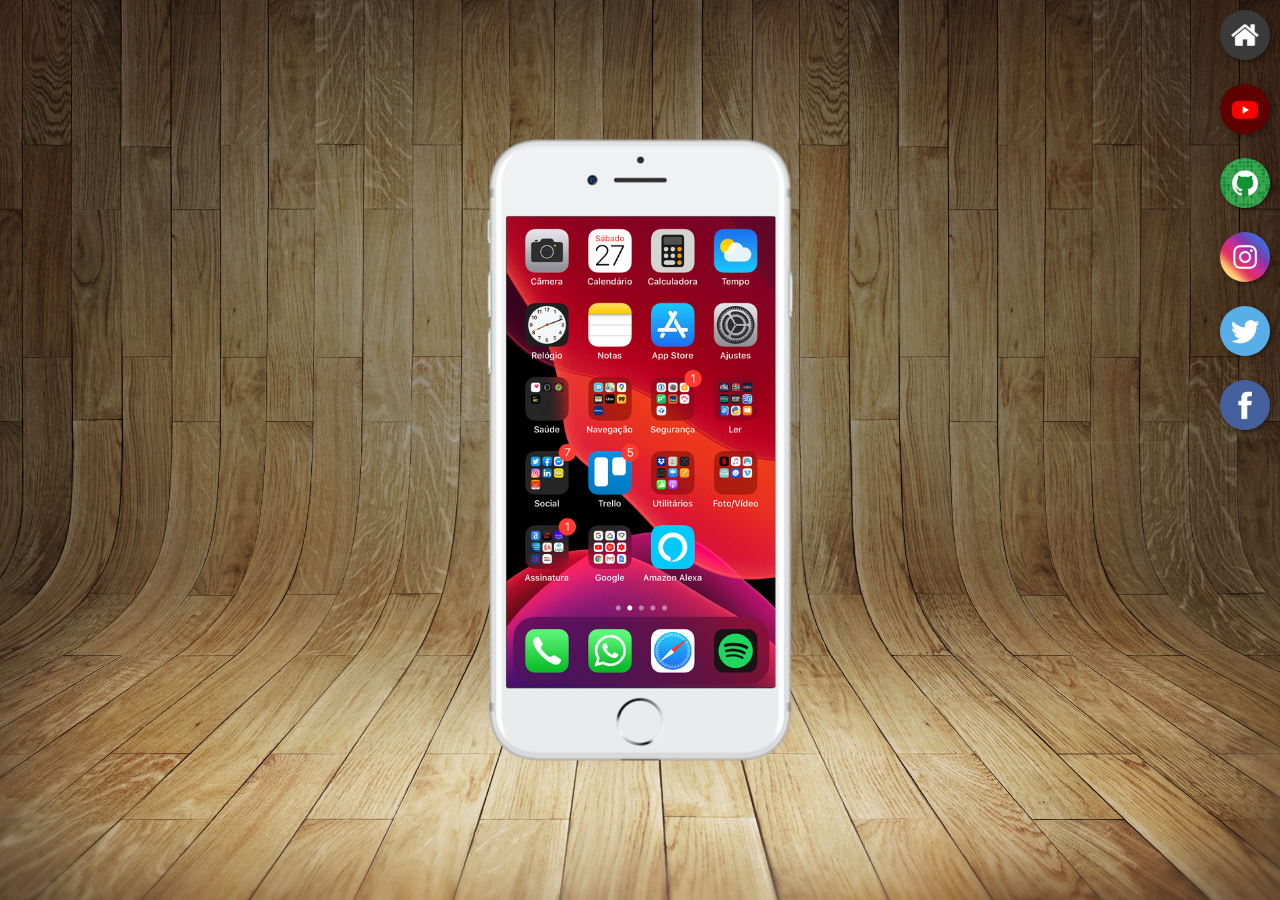
<file: index.html>
<!DOCTYPE html>
<html lang="pt-br">
<head>
    <meta charset="UTF-8">
    <meta name="viewport" content="width=device-width, initial-scale=1.0">
    <title>Projeto Redes Sociais</title>
    <link rel="shortcut icon" href="favicon.ico" type="image/x-icon">
    <link rel="stylesheet" href="estilos/style.css">
</head>
<body>
    <main>
        <section id="telefone">
            <iframe src="home.html"  name="tela" id="tela" frameborder ="0">Seu navegador não é compativel</iframe>
        </section>
        <section id="redes-sociais">
            <a href="home.html" target="tela"><img src="imagens/logo-home.jpg" alt="Home"></a><br>
            <a href="youtube.html" target="tela"><img src="imagens/logo-youtube.jpg" alt="Youtube"></a><br>
            <a href="github.html" target="tela"><img src="imagens/logo-github.jpg" alt="Github"></a><br>
            <a href="instagram.html" target="tela"><img src="imagens/logo-instagram.jpg" alt="Instagram"></a><br>
            <a href="twitter.html" target="tela"><img src="imagens/logo-twitter.jpg" alt="Twitter"></a><br>
            <a href="facebook.html" target="tela"><img src="imagens/logo-facebook.jpg" alt="Facebook"></a>
        </section>
    </main>
    
</body>
</html>
</file>
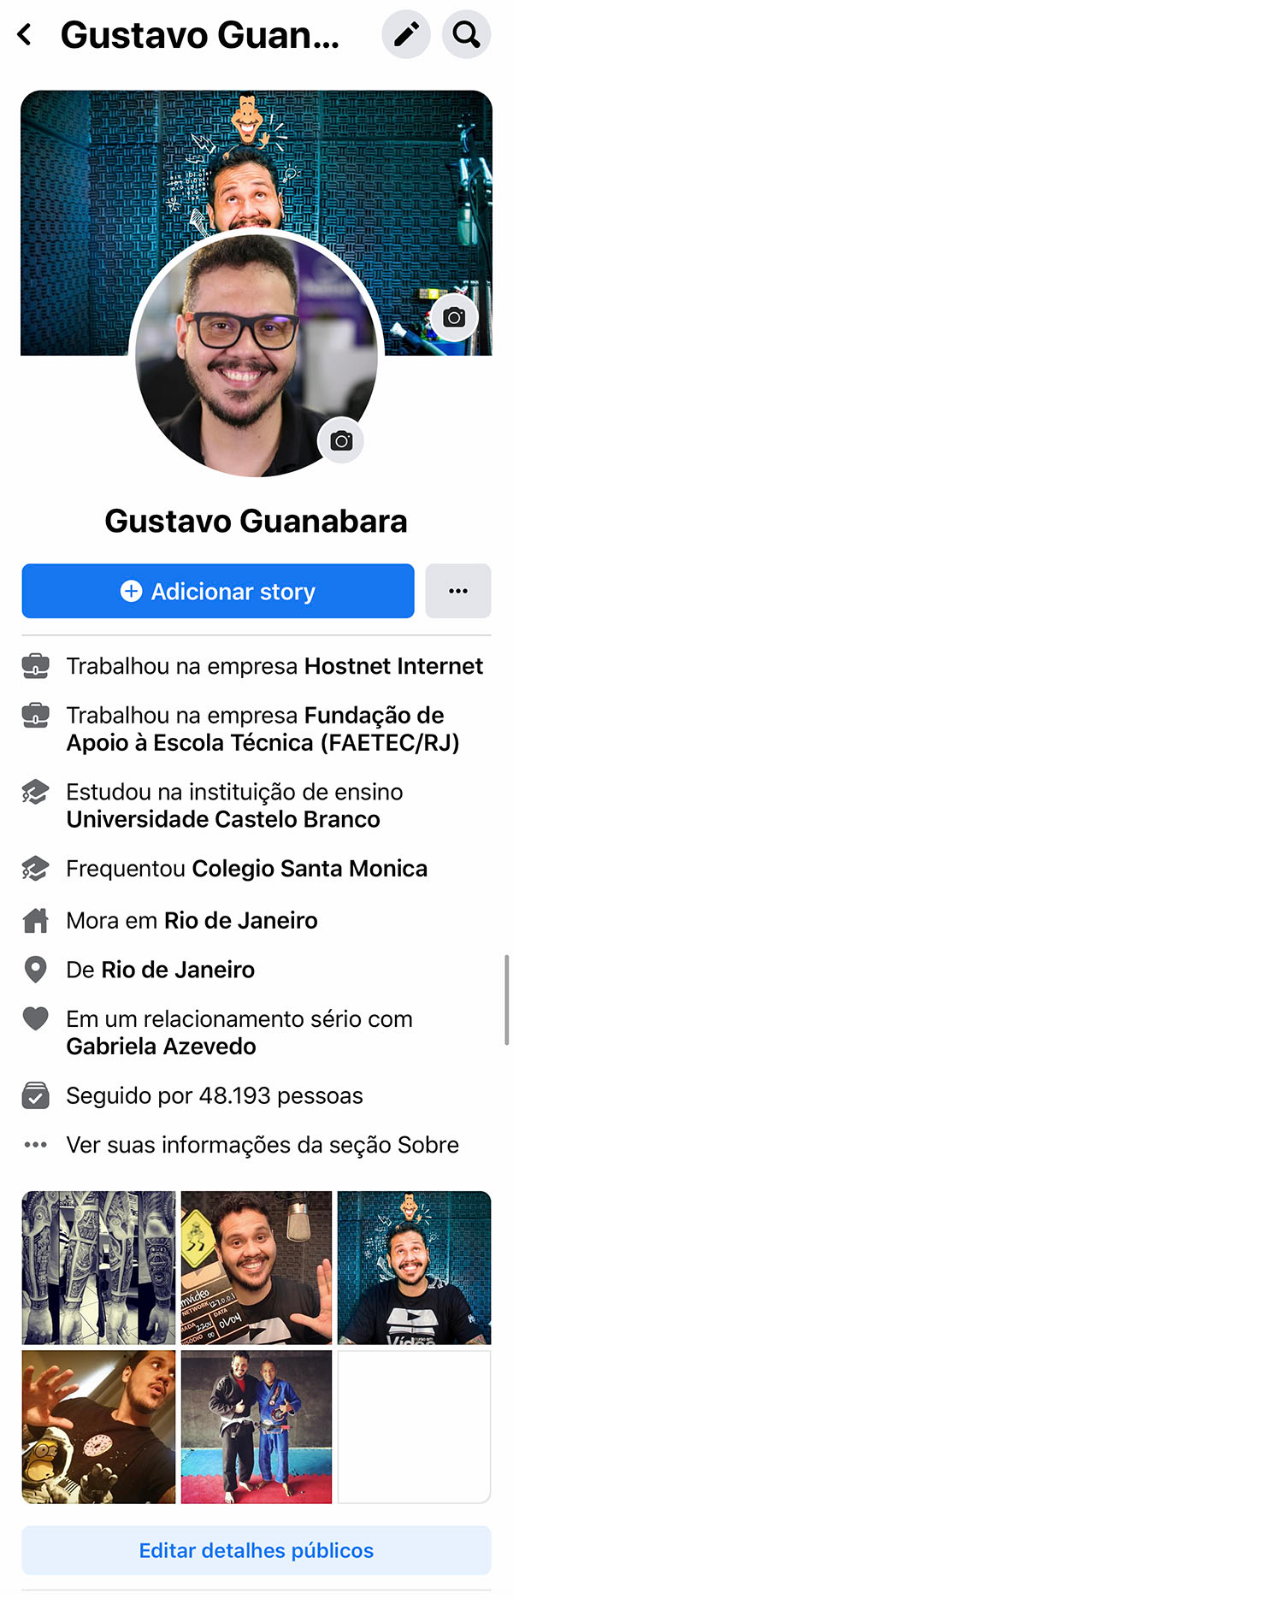
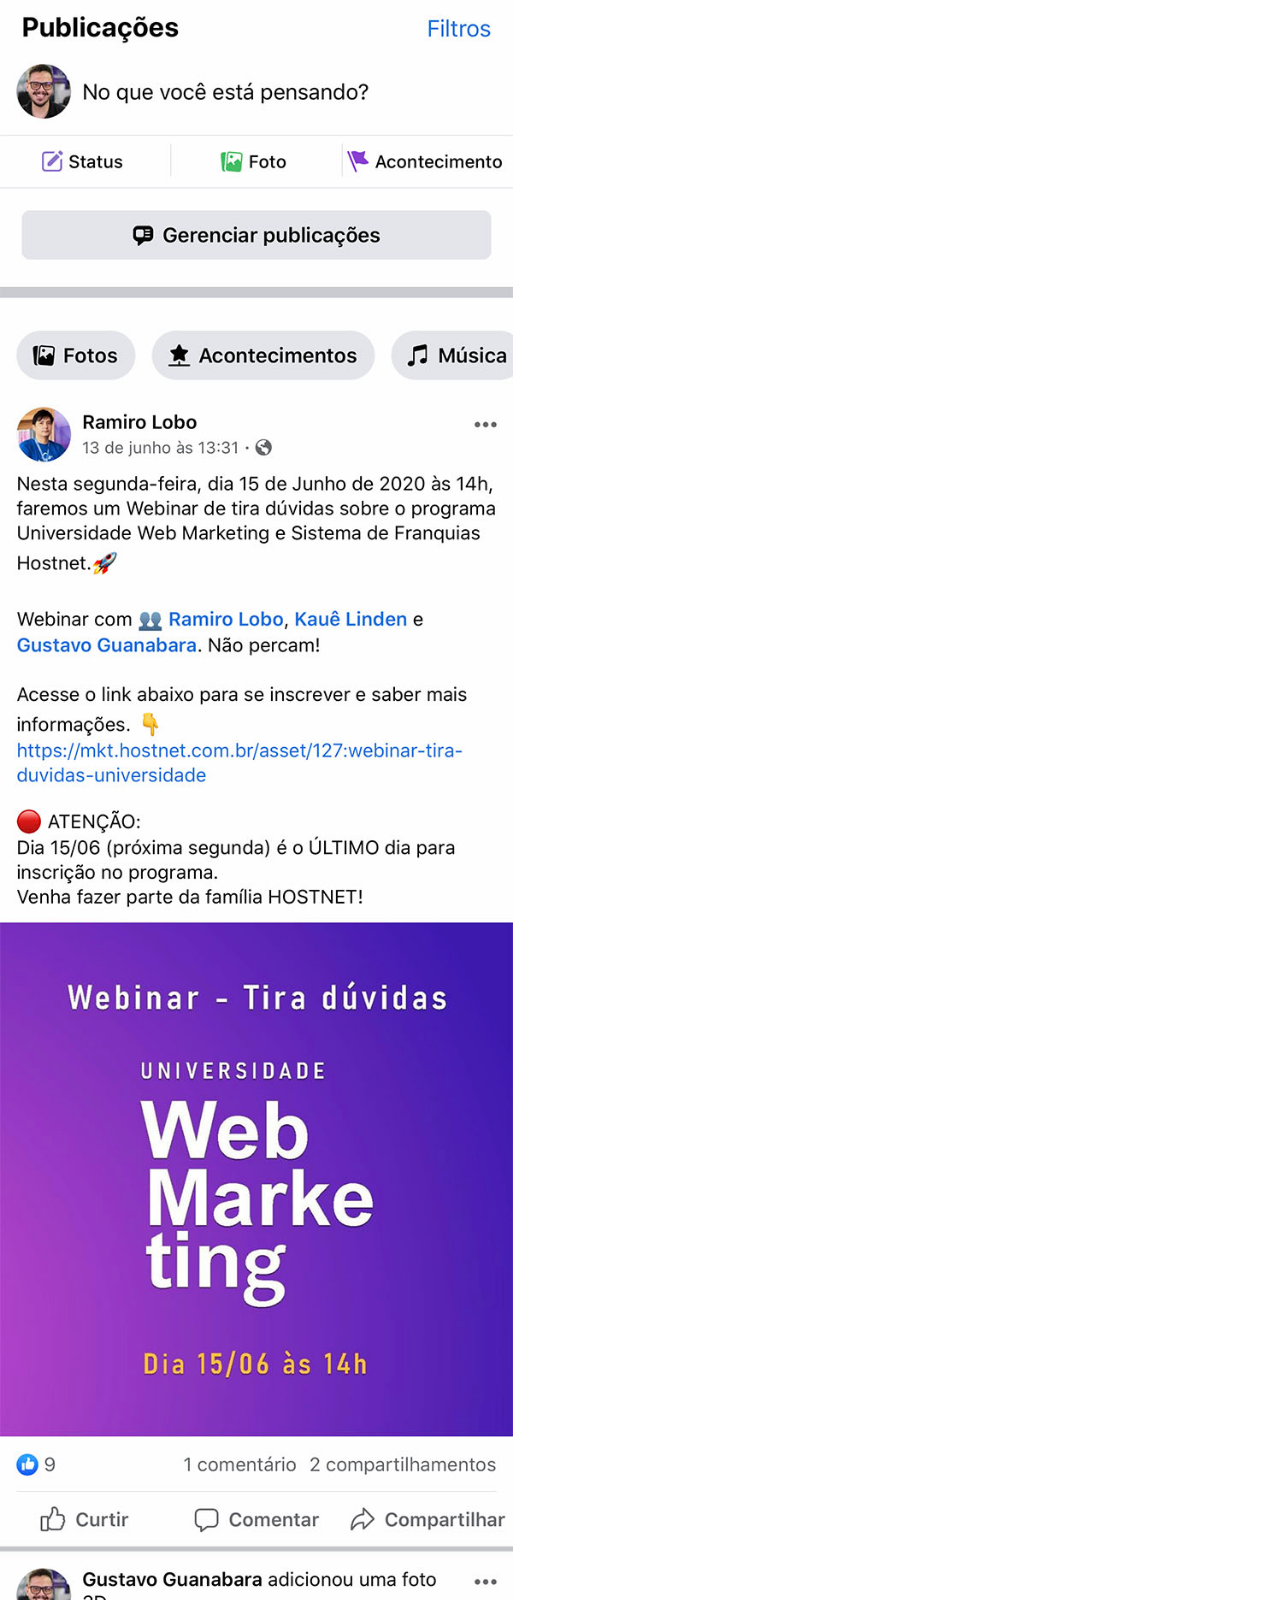
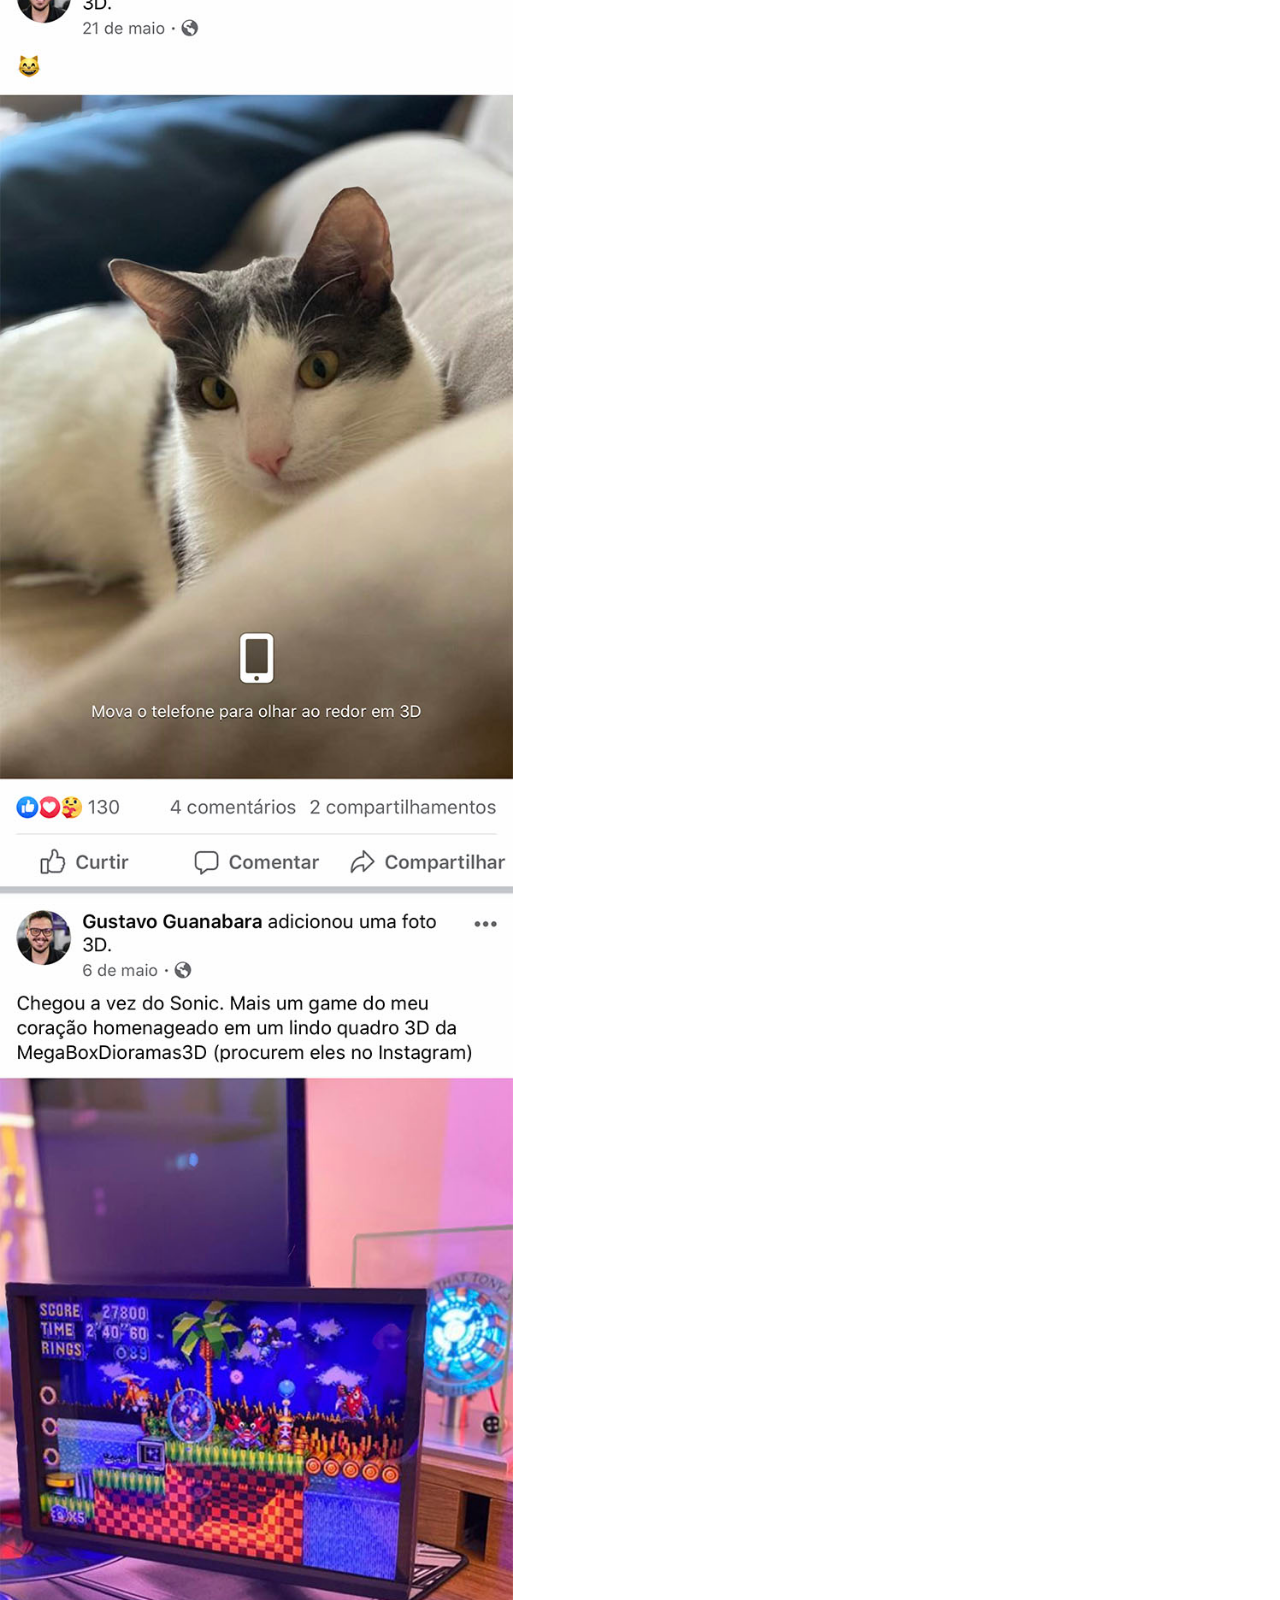
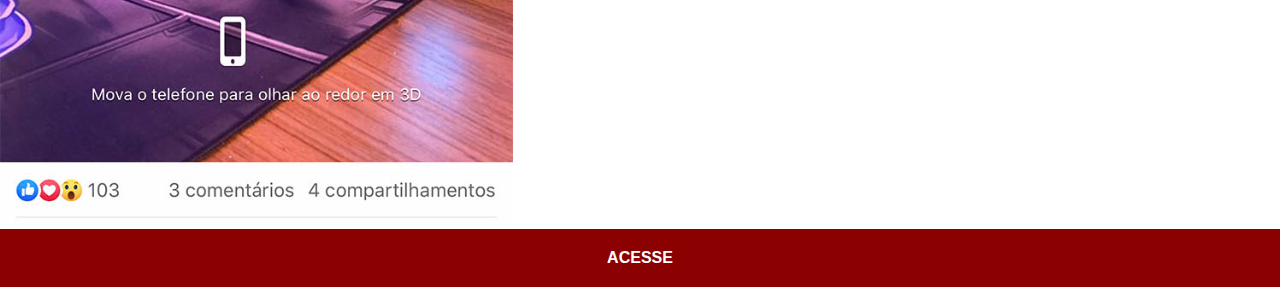
<file: facebook.html>
<!DOCTYPE html>
<html lang="en">
<head>
    <meta charset="UTF-8">
    <meta name="viewport" content="width=device-width, initial-scale=1.0">
    <title>Facebook</title>
    <link rel="stylesheet" href="estilos/social.css">
</head>
<body>
    <img src="imagens/tela-facebook.jpg" alt="facebook">
    <a href="https://www.facebook.com/gustavoguanabara/?locale=pt_BR">ACESSE</a>
</body>
</html>
</file>
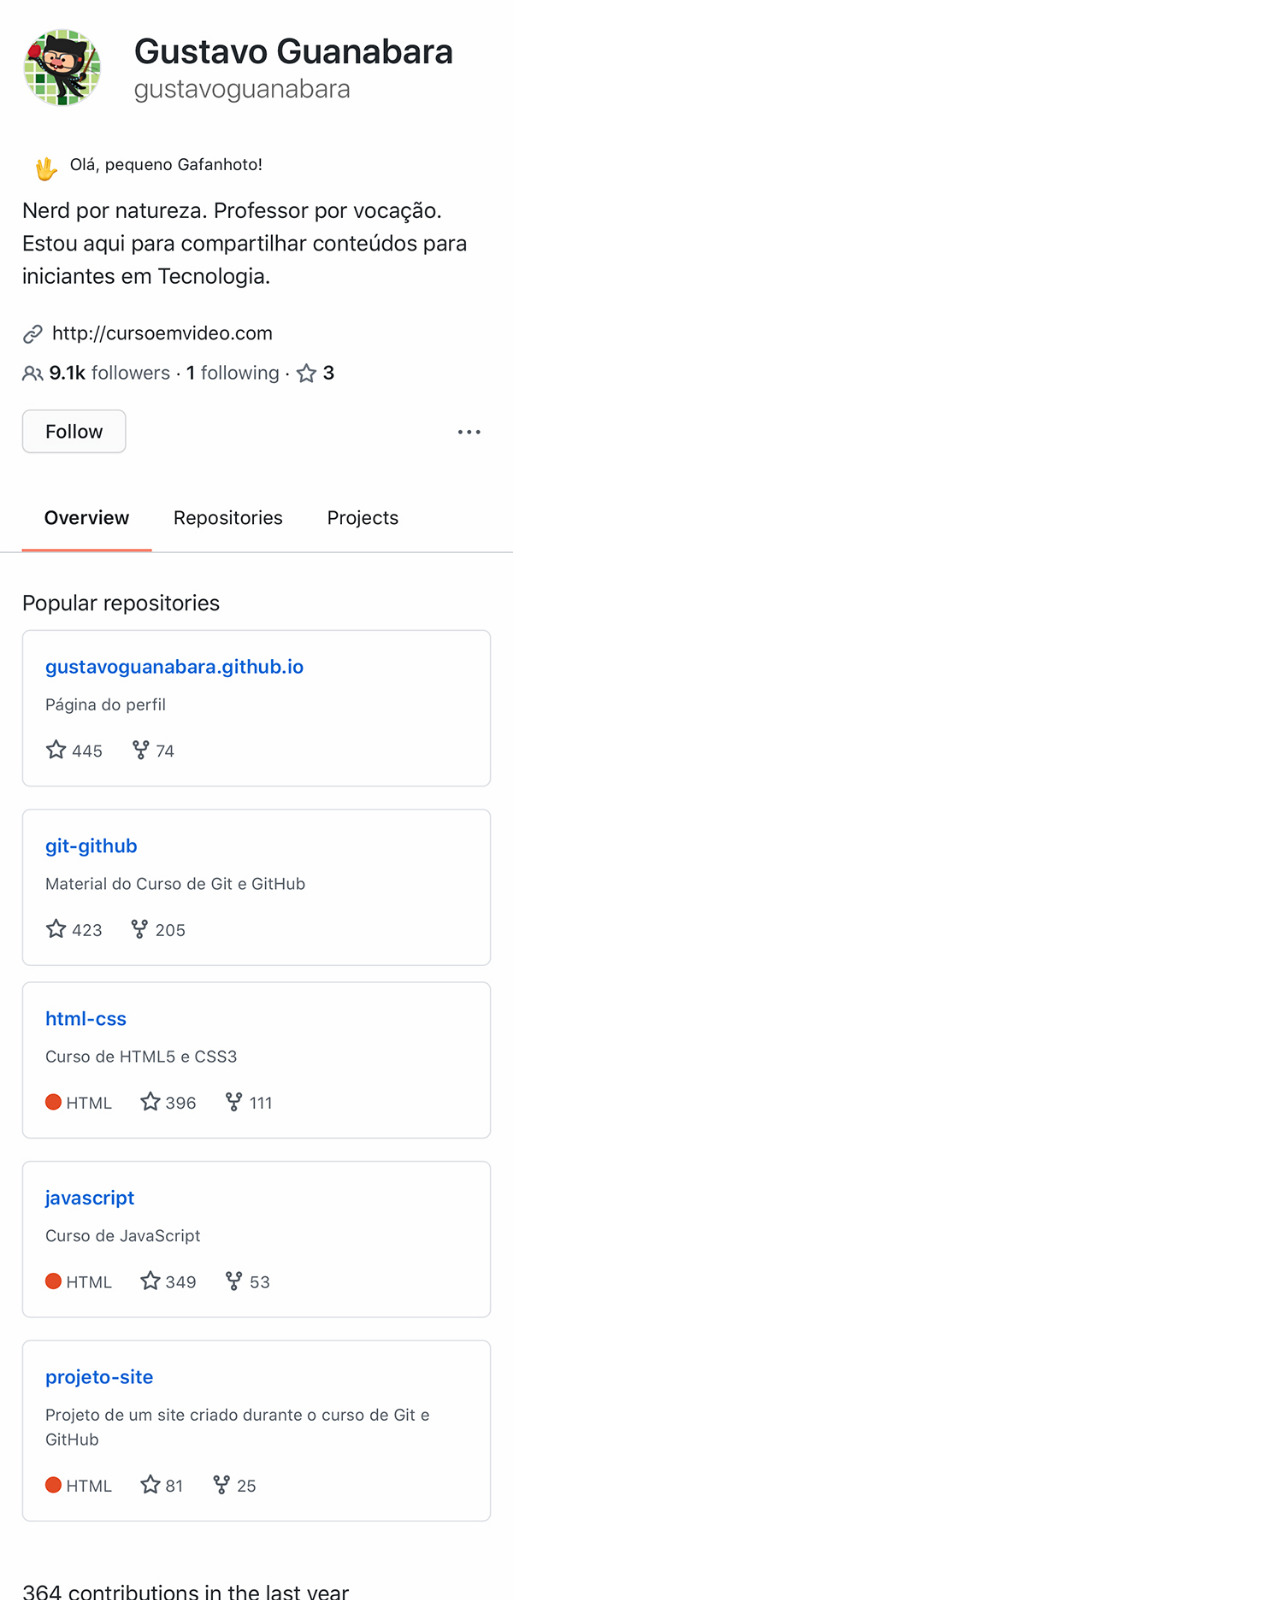
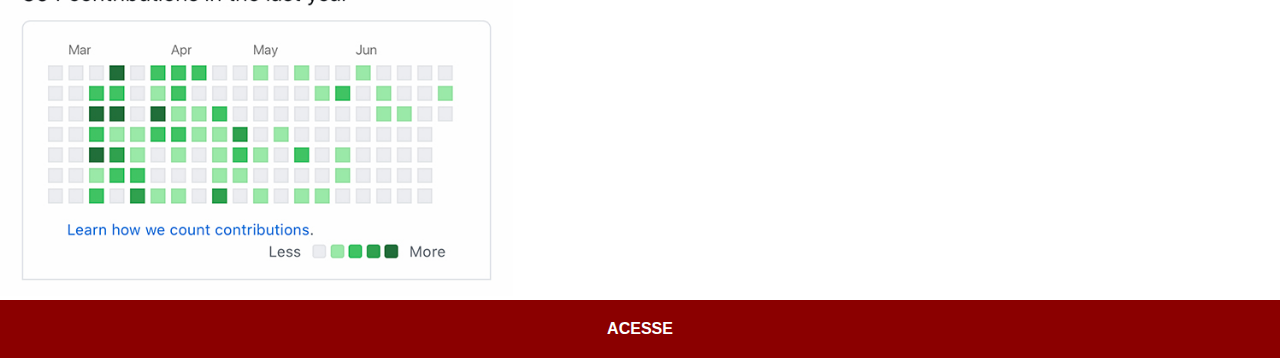
<file: github.html>
<!DOCTYPE html>
<html lang="en">
<head>
    <meta charset="UTF-8">
    <meta name="viewport" content="width=device-width, initial-scale=1.0">
    <title>Github</title>
    <link rel="stylesheet" href="estilos/social.css">
</head>
<body>
    <img src="imagens/tela-github.jpg" alt="github">
    <a href="https://github.com/gustavoguanabara" target="_blank">ACESSE</a>
</body>
</html>
</file>
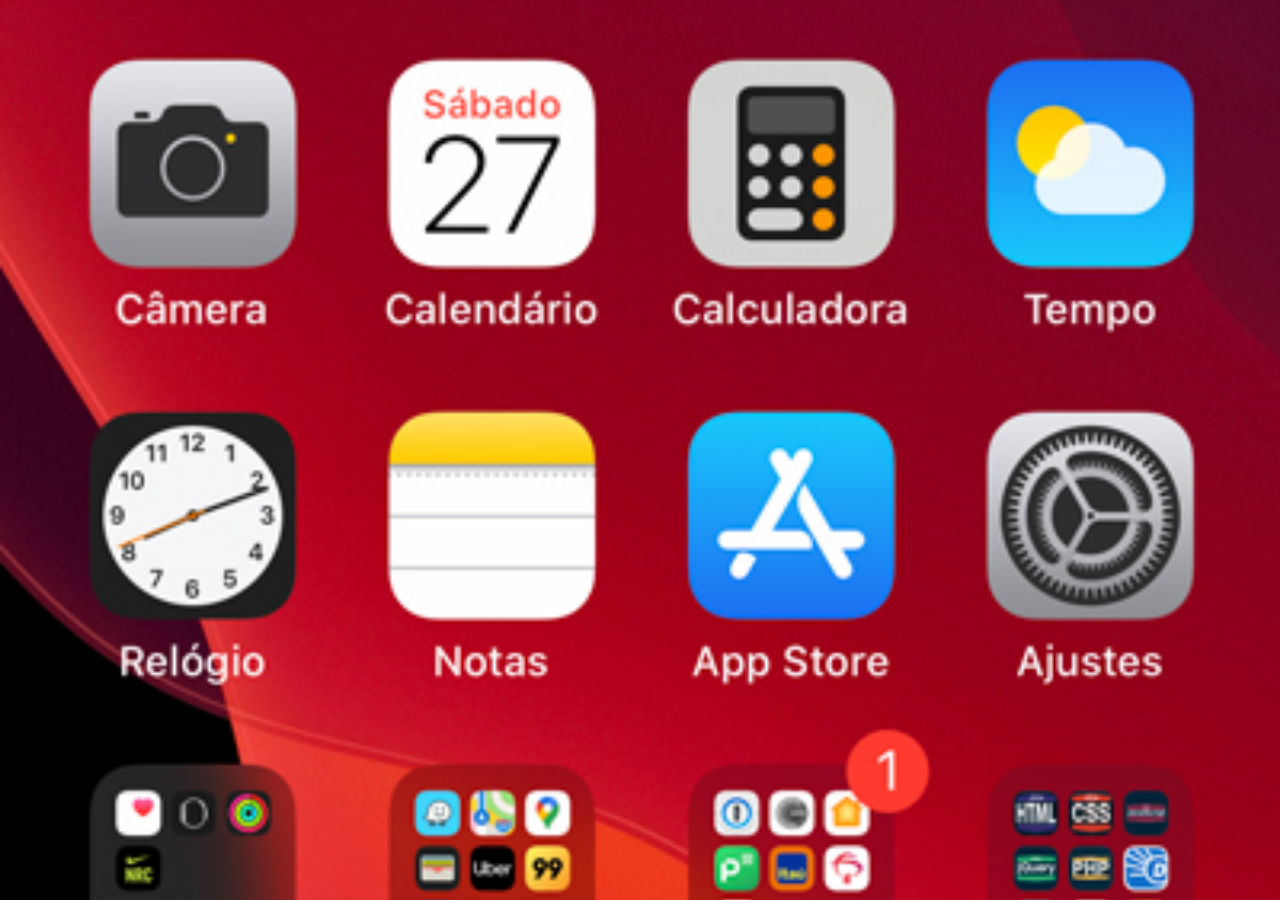
<file: home.html>
<!DOCTYPE html>
<html lang="pt-br">
<head>
    <meta charset="UTF-8">
    <meta name="viewport" content="width=device-width, initial-scale=1.0">
    <title>Home</title>

</head>
<style>
    *{
        margin: 0px;
        padding: 0px;
    }

    body{
        width: 100vw;
        height: 100vh;
        background: black url(imagens/tela-home.jpg) no-repeat top center;
        background-size: cover;
    }
</style>
<body>
    
</body>
</html>
</file>
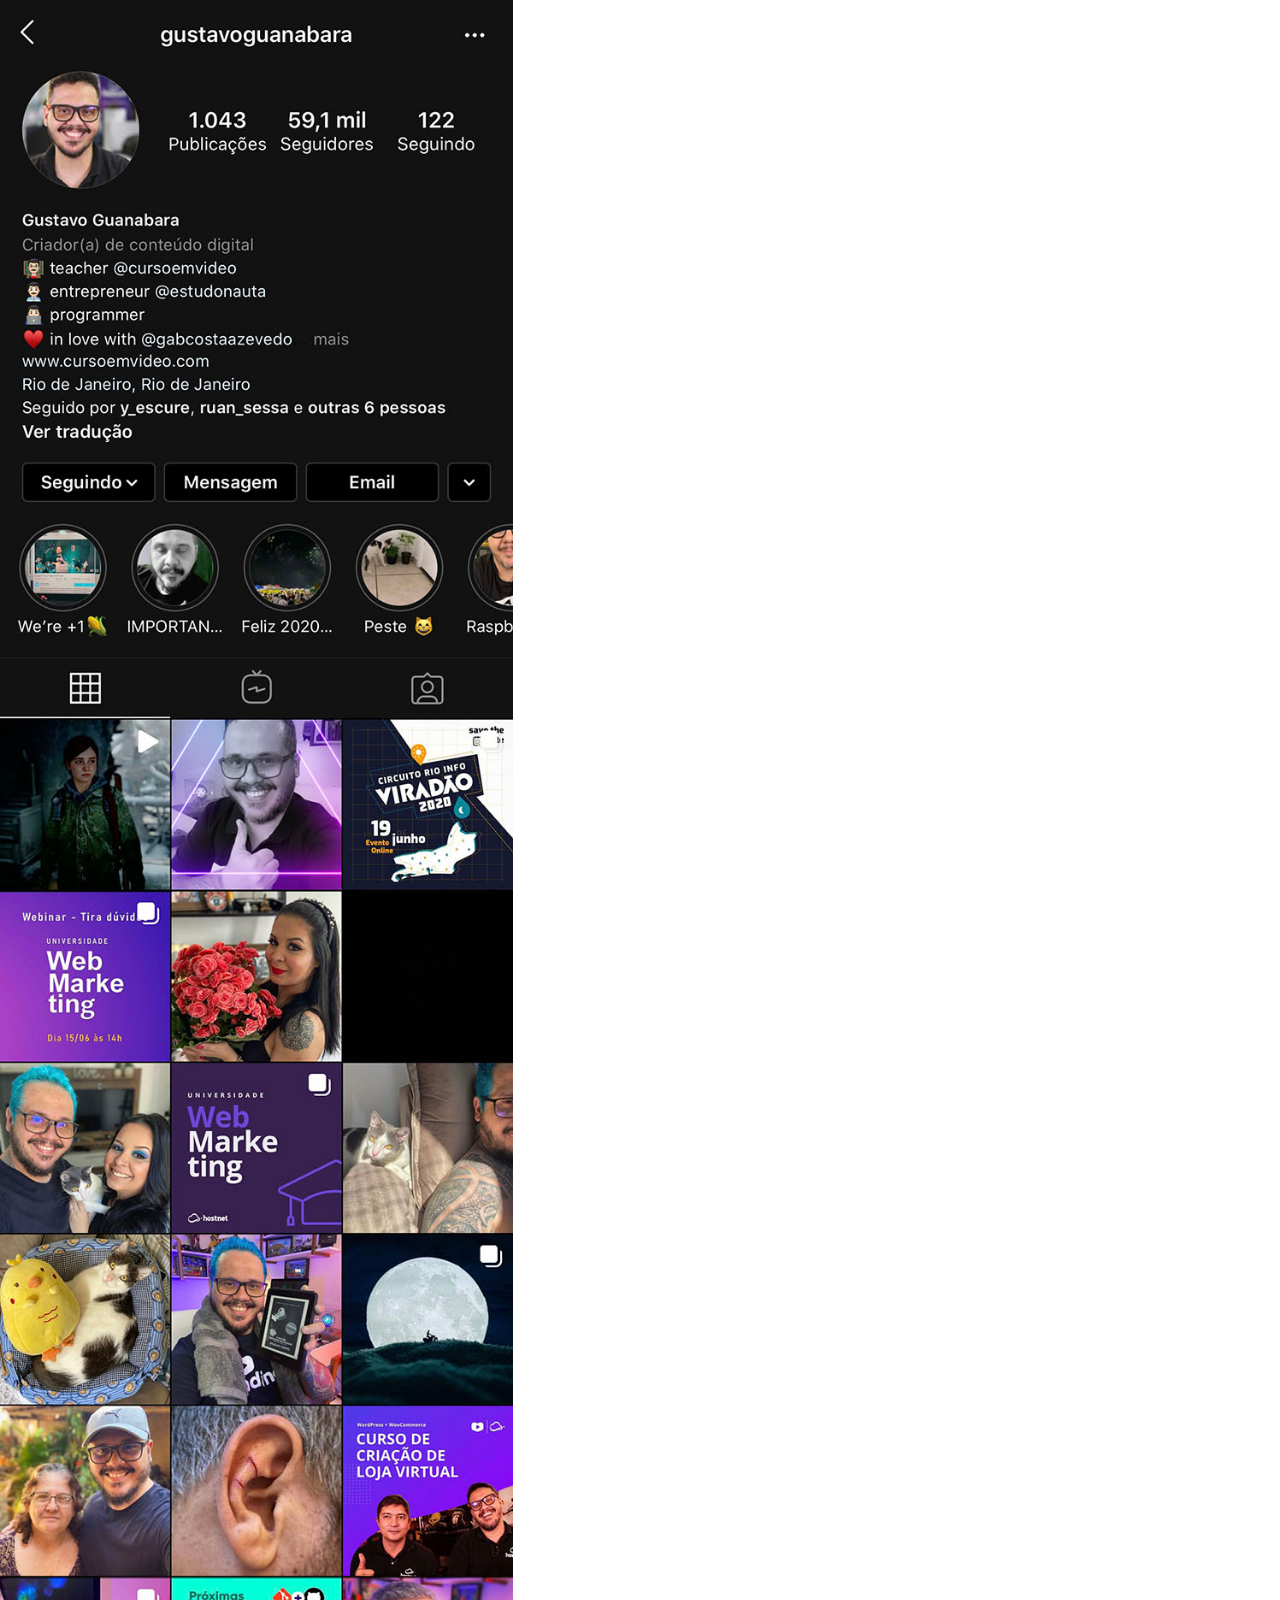
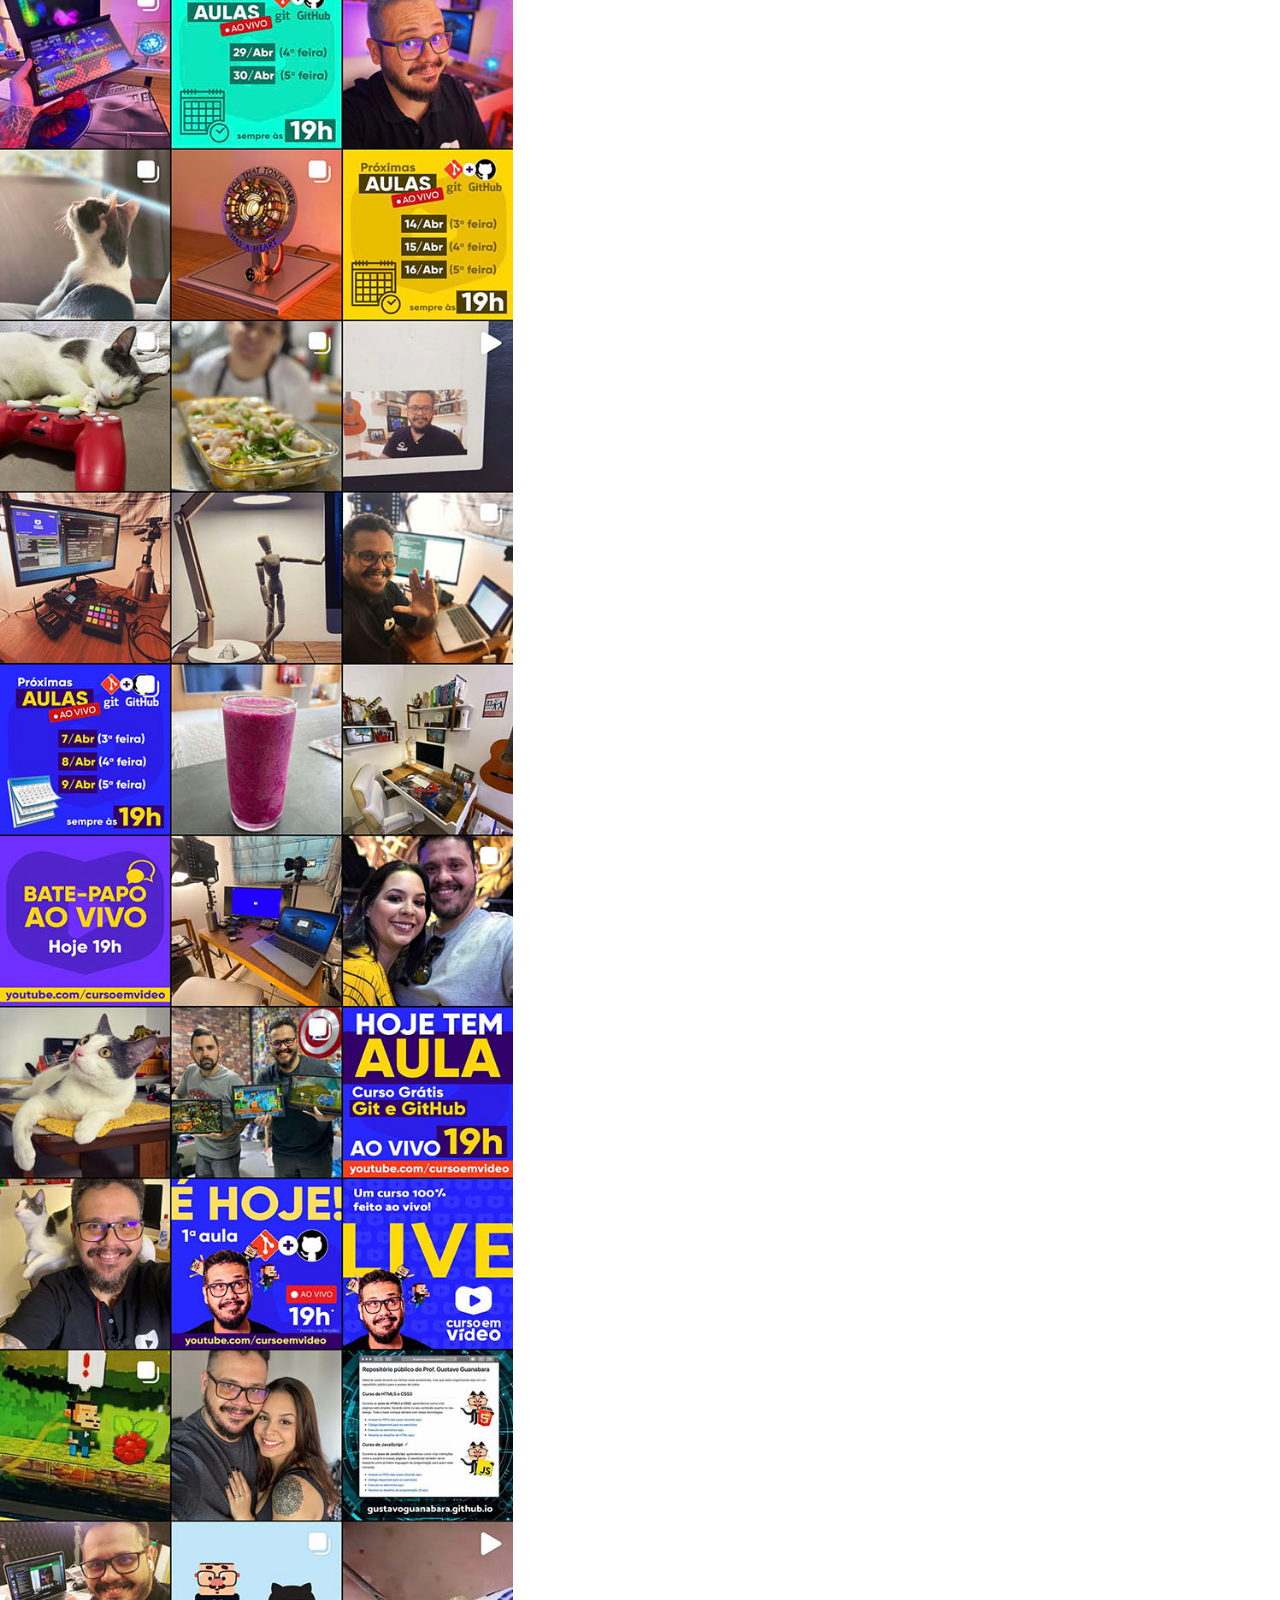
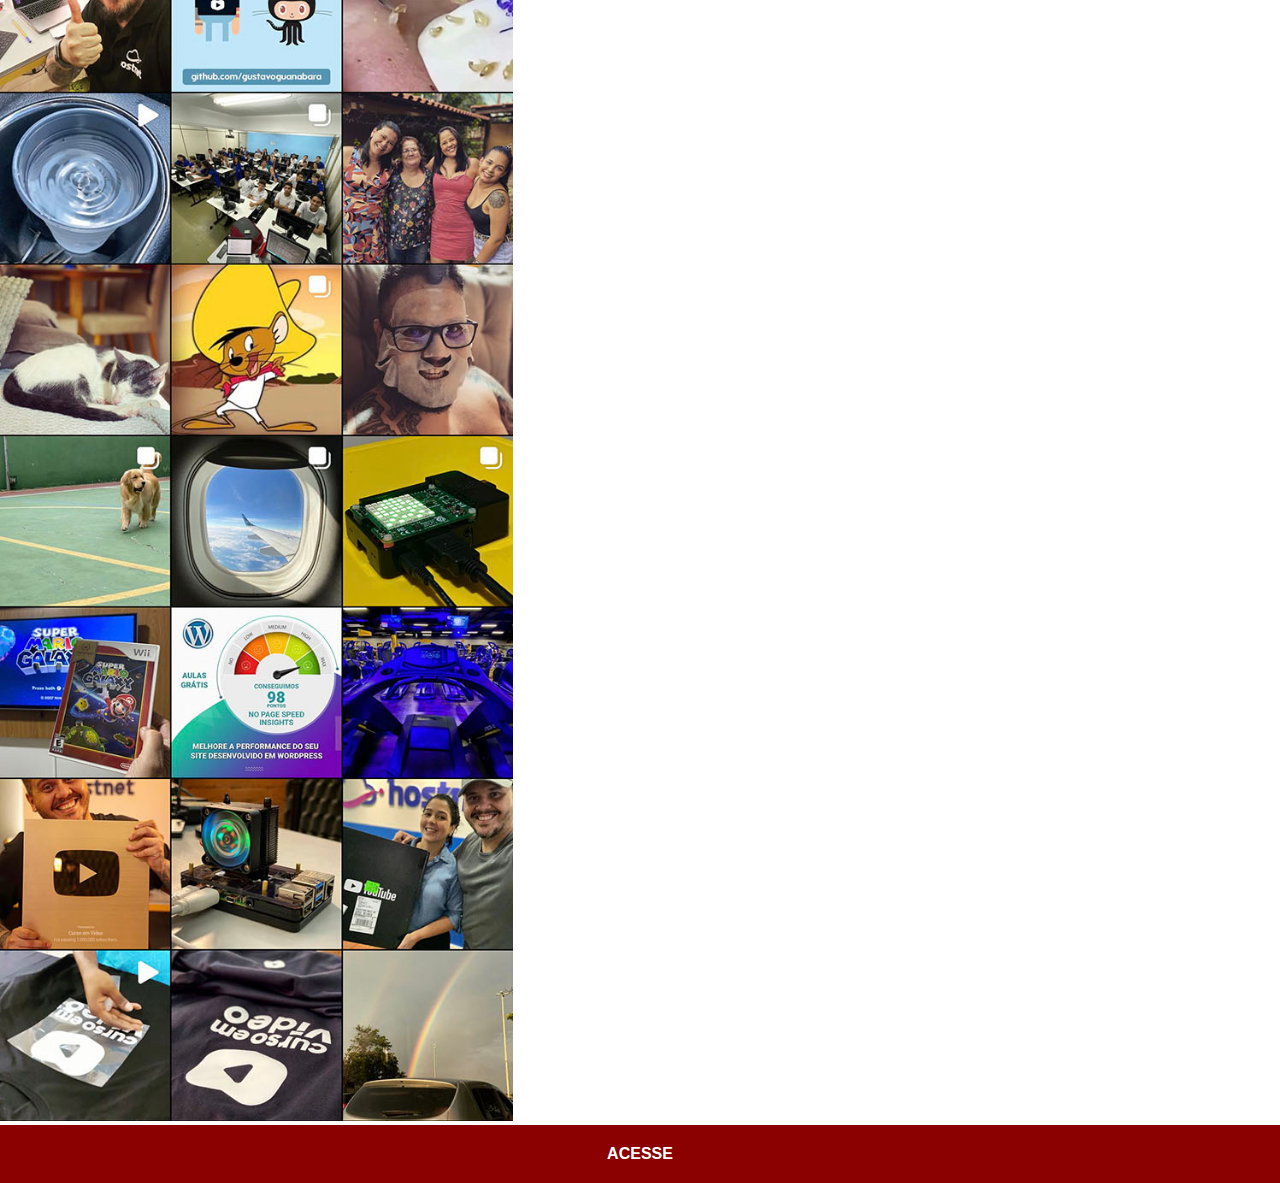
<file: instagram.html>
<!DOCTYPE html>
<html lang="en">
<head>
    <meta charset="UTF-8">
    <meta name="viewport" content="width=device-width, initial-scale=1.0">
    <title>Instagram</title>
    <link rel="stylesheet" href="estilos/social.css">
</head>
<body>
    <img src="imagens/tela-instagram.jpg" alt="instagram">
    <a href="https://www.instagram.com/gustavoguanabara/" target="_blank">ACESSE</a>
</body>
</html>
</file>
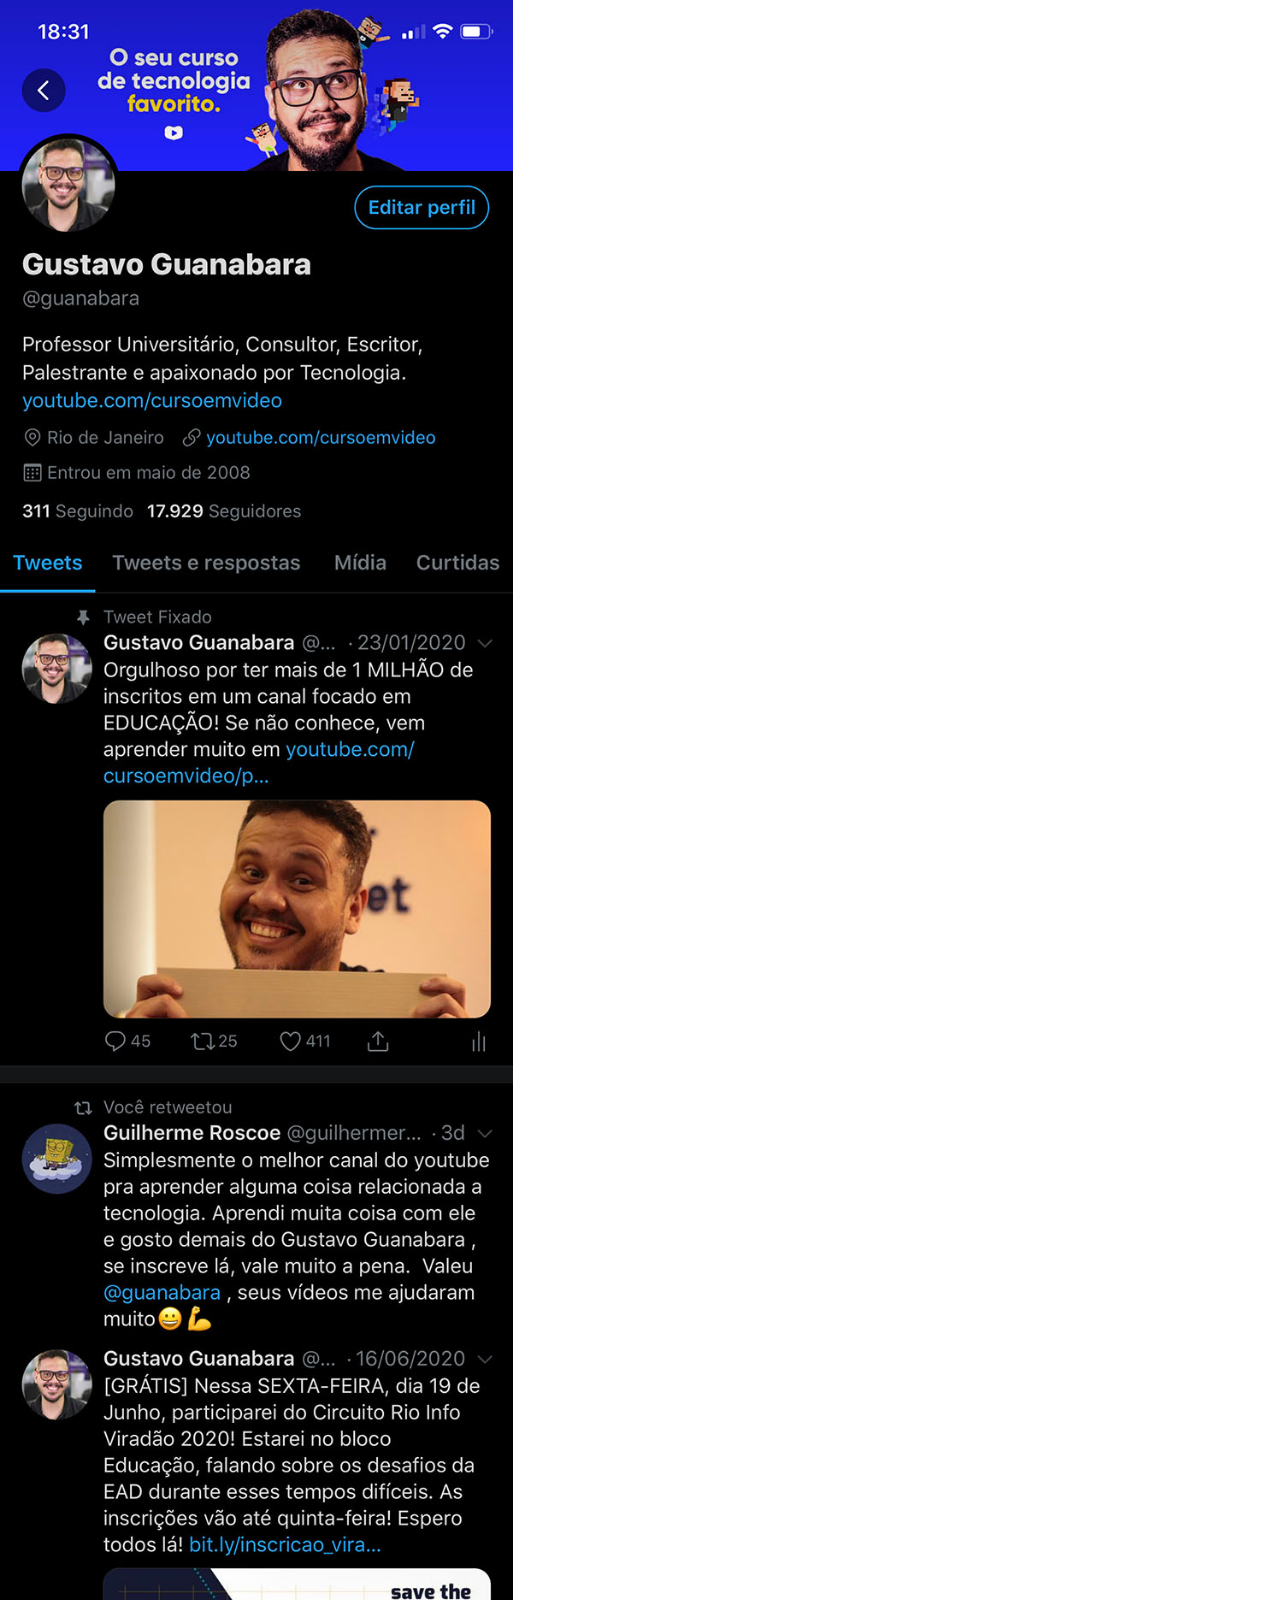
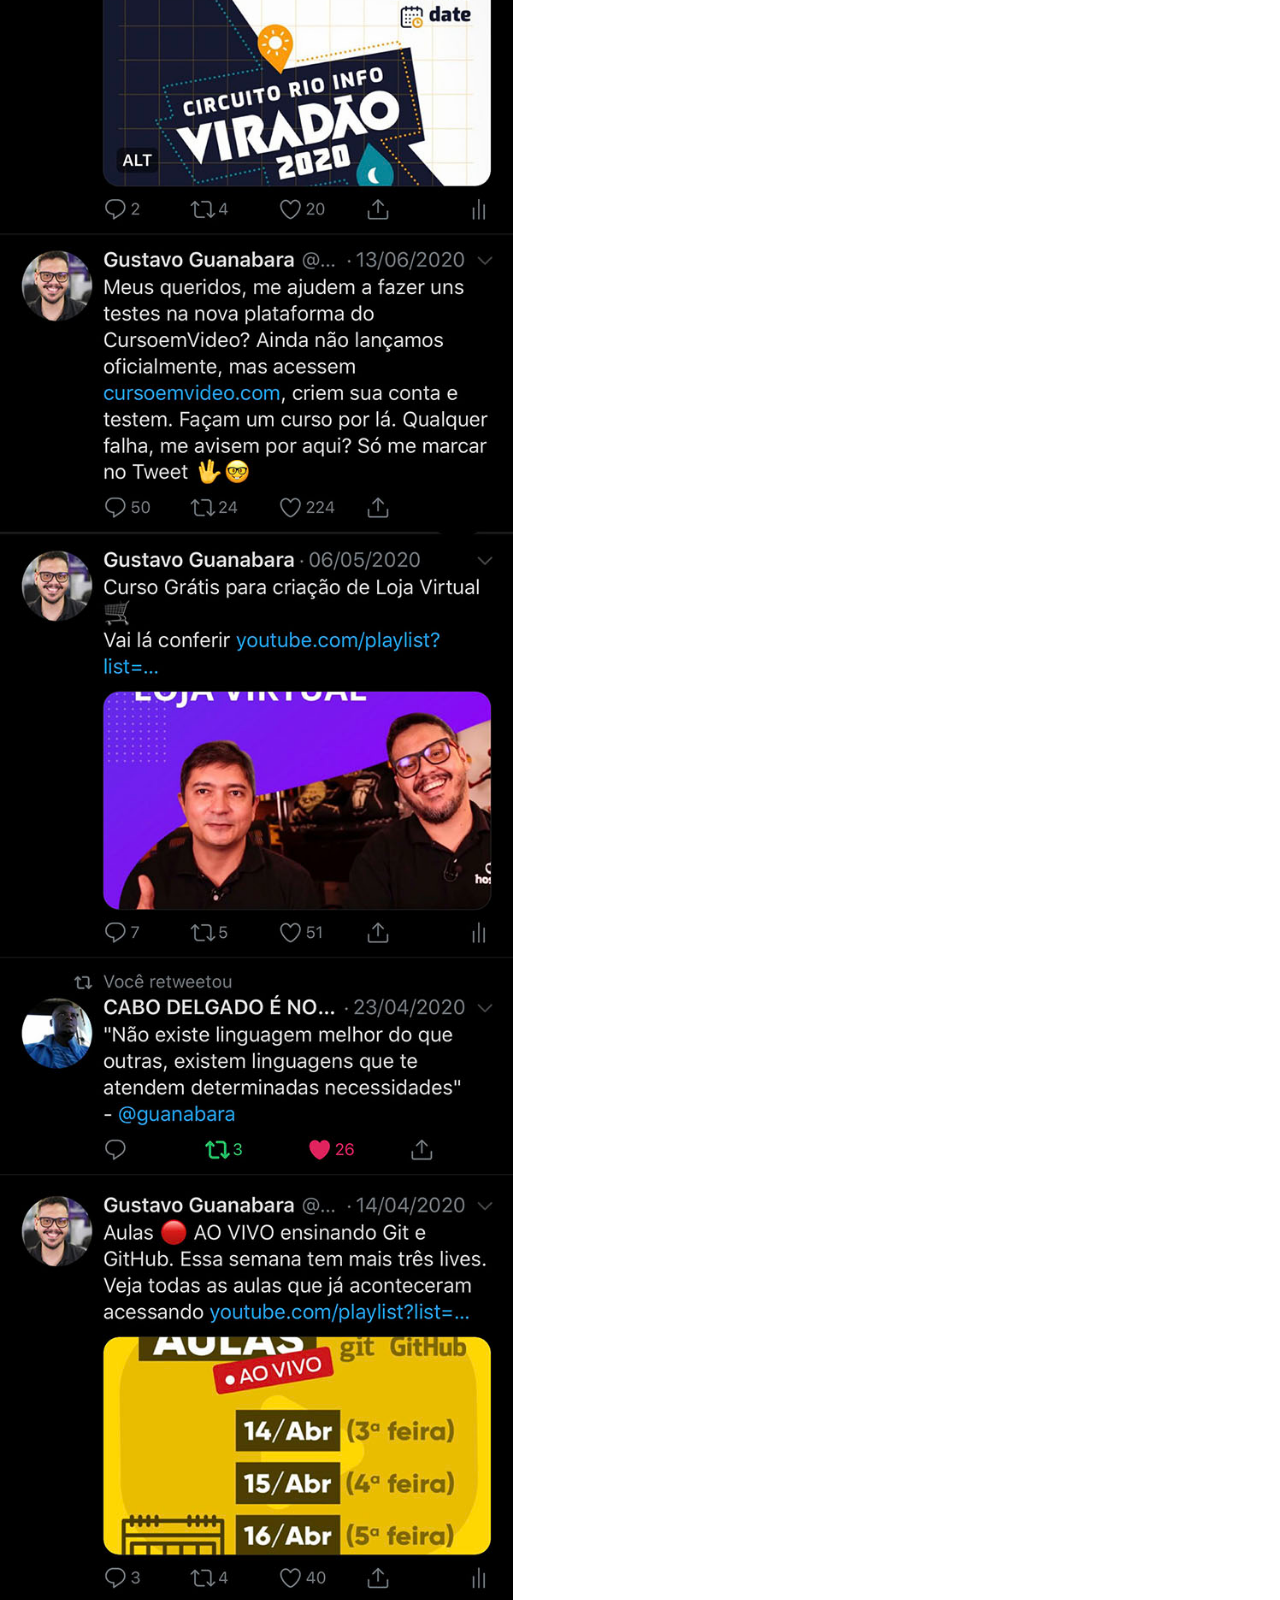
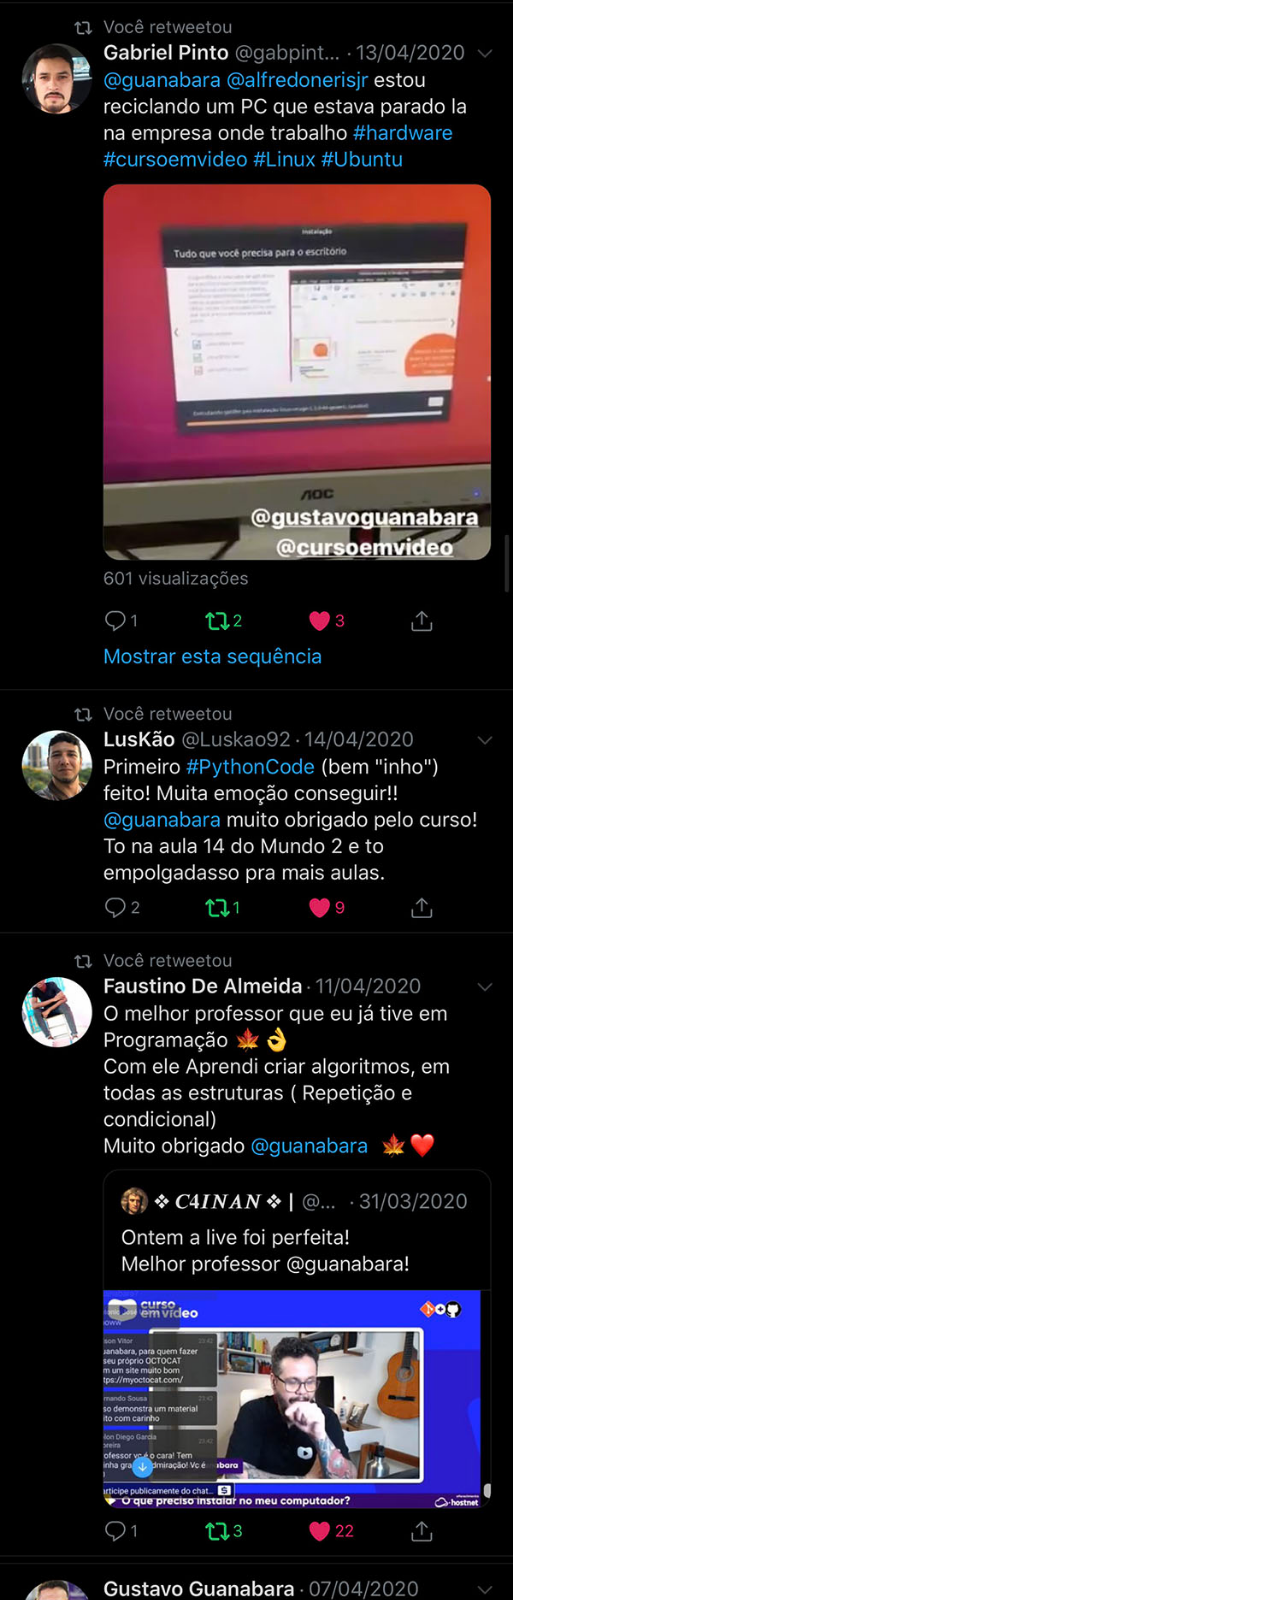
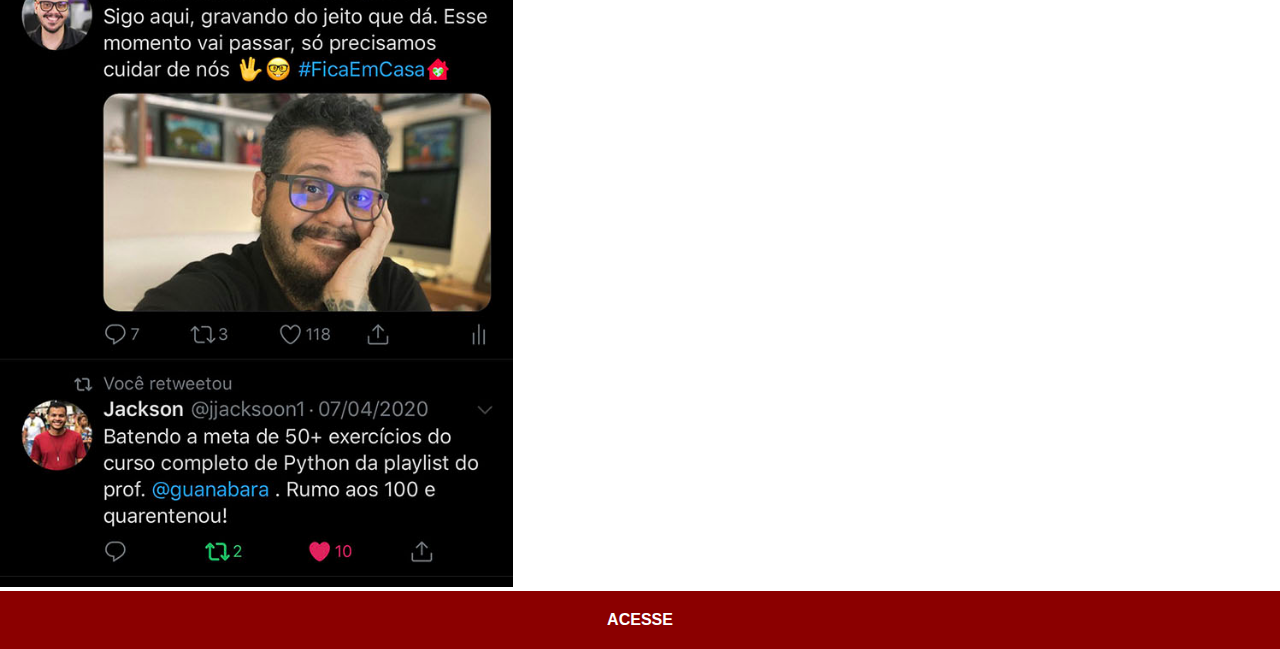
<file: twitter.html>
<!DOCTYPE html>
<html lang="en">
<head>
    <meta charset="UTF-8">
    <meta name="viewport" content="width=device-width, initial-scale=1.0">
    <title>twitter</title>
    <link rel="stylesheet" href="estilos/social.css">
</head>
<body>
    <img src="imagens/tela-twitter.jpg" alt="twitter">
    <a href="https://x.com/guanabara">ACESSE</a>
</body>
</html>
</file>
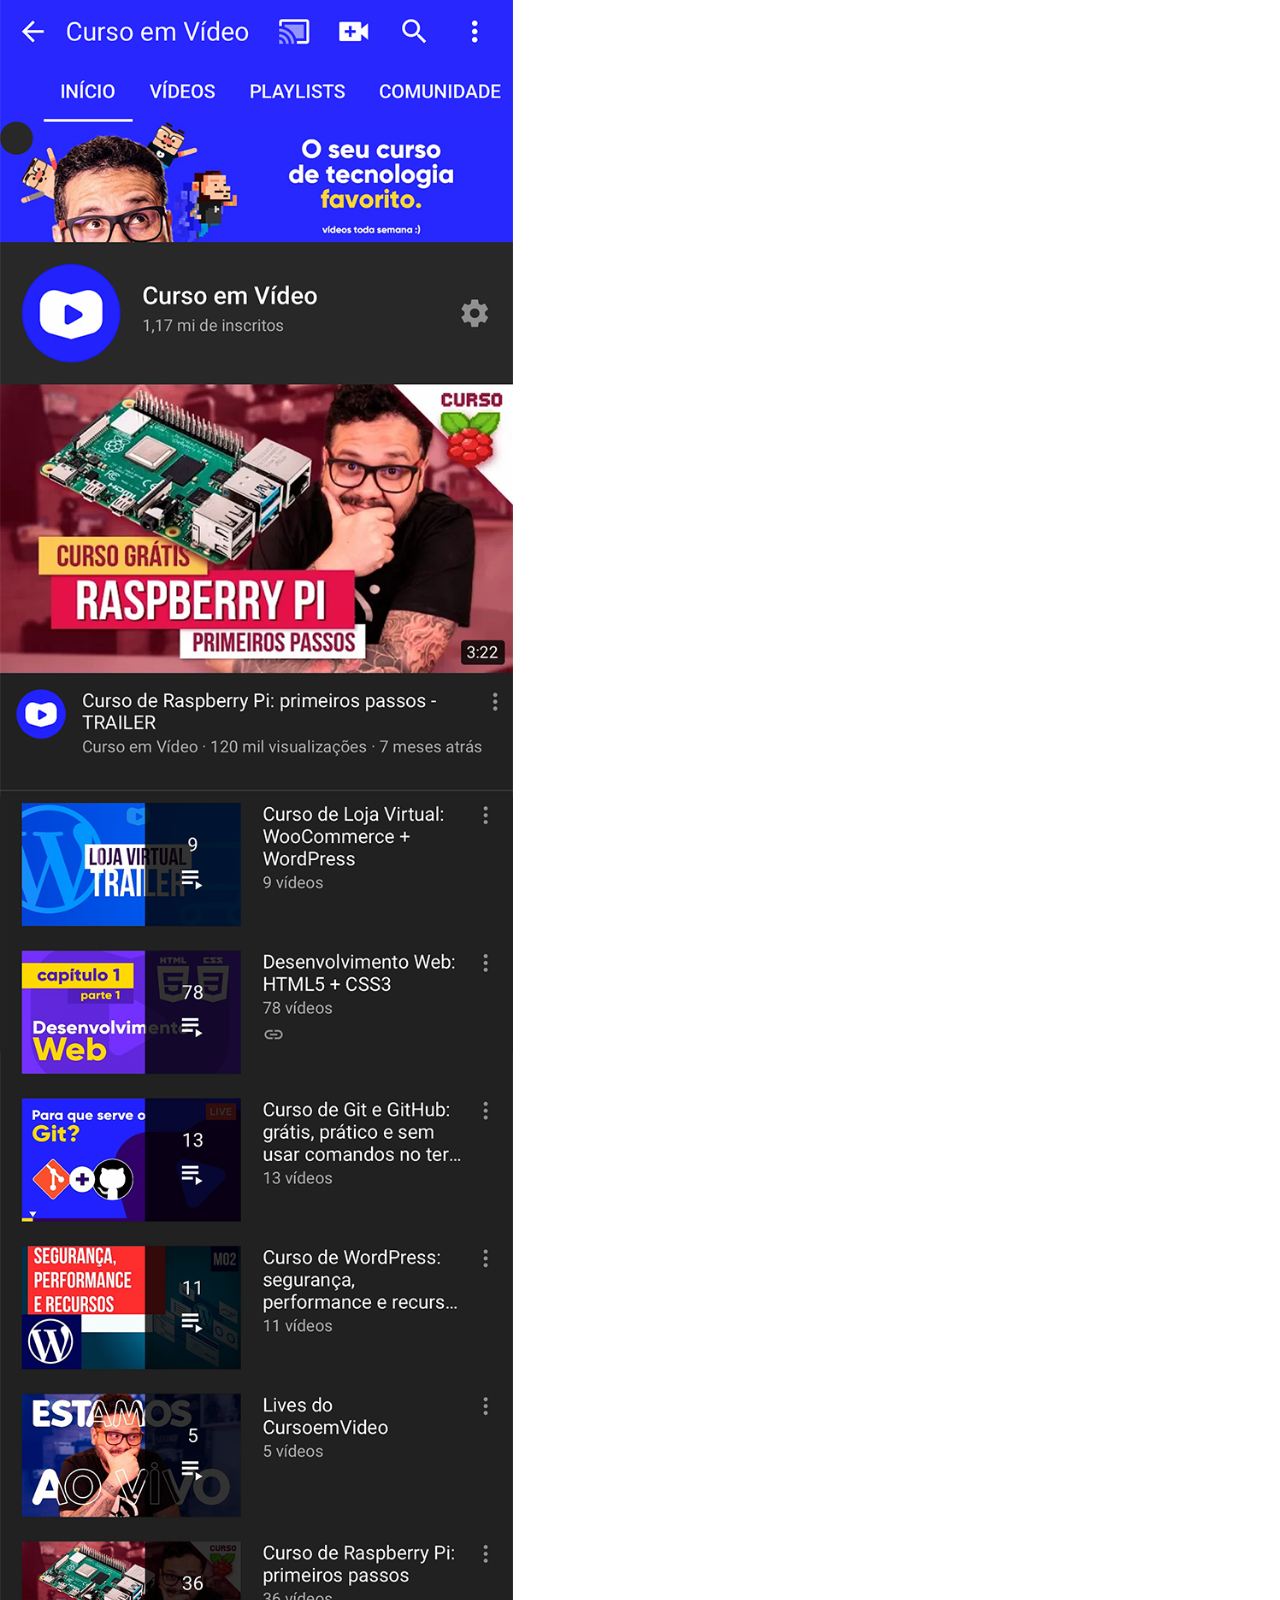
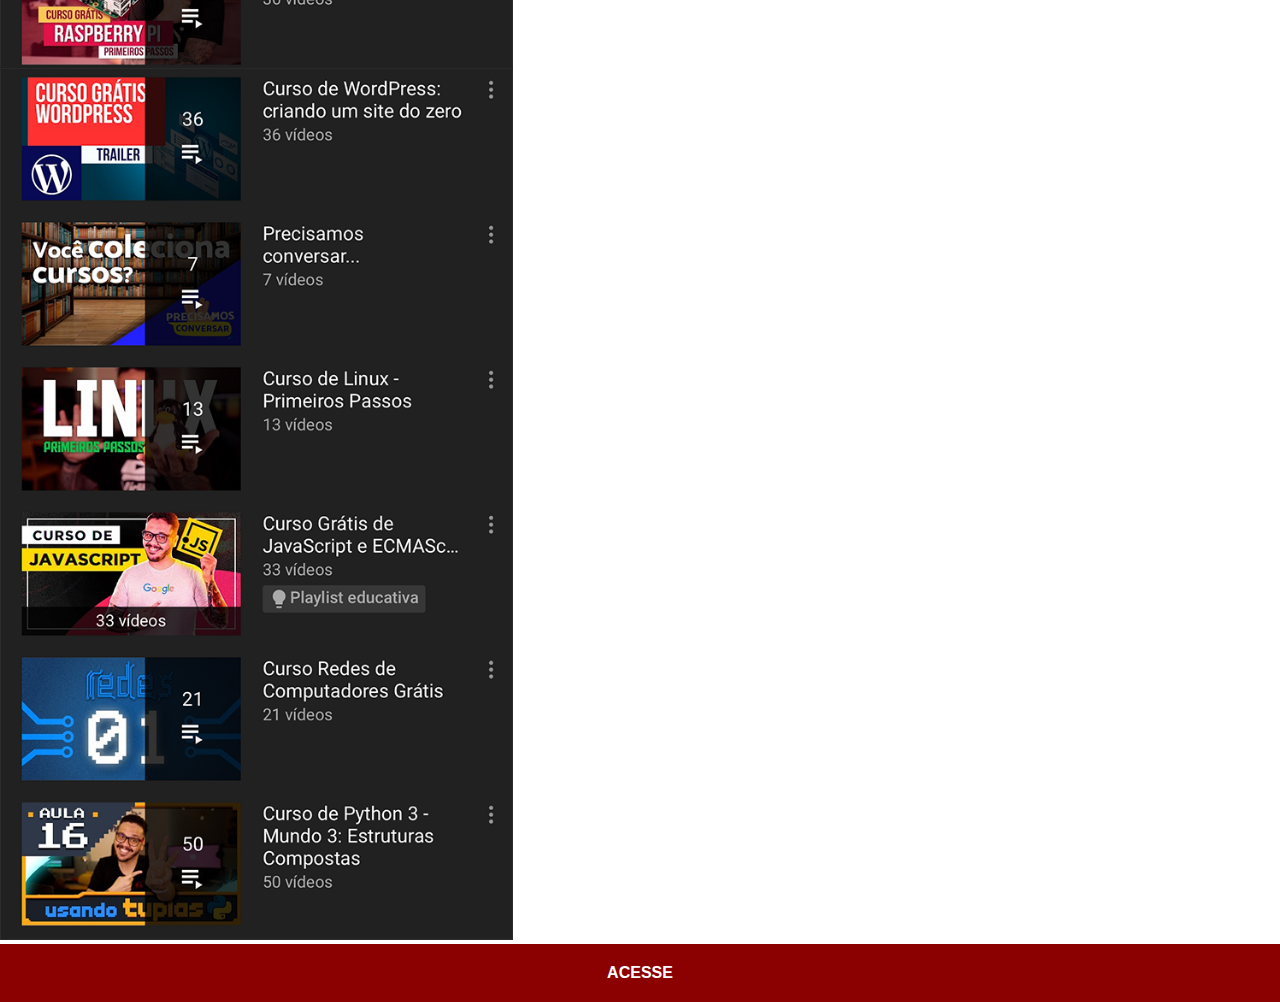
<file: youtube.html>
<!DOCTYPE html>
<html lang="pt-br">
<head>
    <meta charset="UTF-8">
    <meta name="viewport" content="width=device-width, initial-scale=1.0">
    <title>Youtube</title>
    <link rel="stylesheet" href="estilos/social.css">
    
</head>
<body>
    <img src="imagens/tela-youtube.png" alt="youtube">
    <a href="https://www.youtube.com/c/CursoemV%C3%ADdeo/playlists" target="_blank">ACESSE</a>
</body>
</html>
</file>
<file: estilos/style.css>
@charset "UTF-";

*{
    margin: 0px;
    padding: 0px;
    font-family: Arial, Helvetica, sans-serif;
}

html,body{
    height: 100vh;
    width: 100vw;
    background-color: black;
}
body{
    background: url('../imagens/fundo-madeira.jpg')
    no-repeat top center;
    background-size: cover;
    background-attachment: fixed,
    ;
}

main{
    position: relative;
    height: 100vh;
    
}

section#telefone{
    position: absolute;
    top: 50%;
    left: 50%;
    transform: translate(-50%,-50%);
    height: 627px;
    width: 311px;
    
    background:url('../imagens/frame-iphone.png') no-repeat;
}

iframe#tela{
    position: relative;
    top: 80px;
    left: 22px;
    width: 269px;
    height: 471px;
}
section#redes-sociais{
    text-align: right;
}
section#redes-sociais img{
    width: 50px;
    margin: 10px;
    border-radius: 50%;
    box-shadow: 2px 2px 5px rgba(0, 0, 0, 0.400);
    box-sizing: border-box;
}

section#redes-sociais img:hover{
    border: 2px solid rgba(255, 255, 255, 0.500);
    transform: translate(-3px,-3px);
    box-shadow: 5px 5px 10px rgba(0, 0, 0, 0.600);
    transition: transform .25s, border 0.3s;
}
</file>
<file: estilos/social.css>
*{
            margin: 0px;
            padding: 0px;
            font-family: Arial, Helvetica, sans-serif;
        }

        ::-webkit-scrollbar{
            width: 0px;
            height: 0px;
        }

        img{
            width: 57vh;
        }

        a{
            display: block;
            background-color: darkred;
            color: white;
            padding: 20px;
            text-align: center;
            font-weight: bolder;
            text-decoration: none;
        }
        a:hover{
            background-color: red;
        }
</file>
